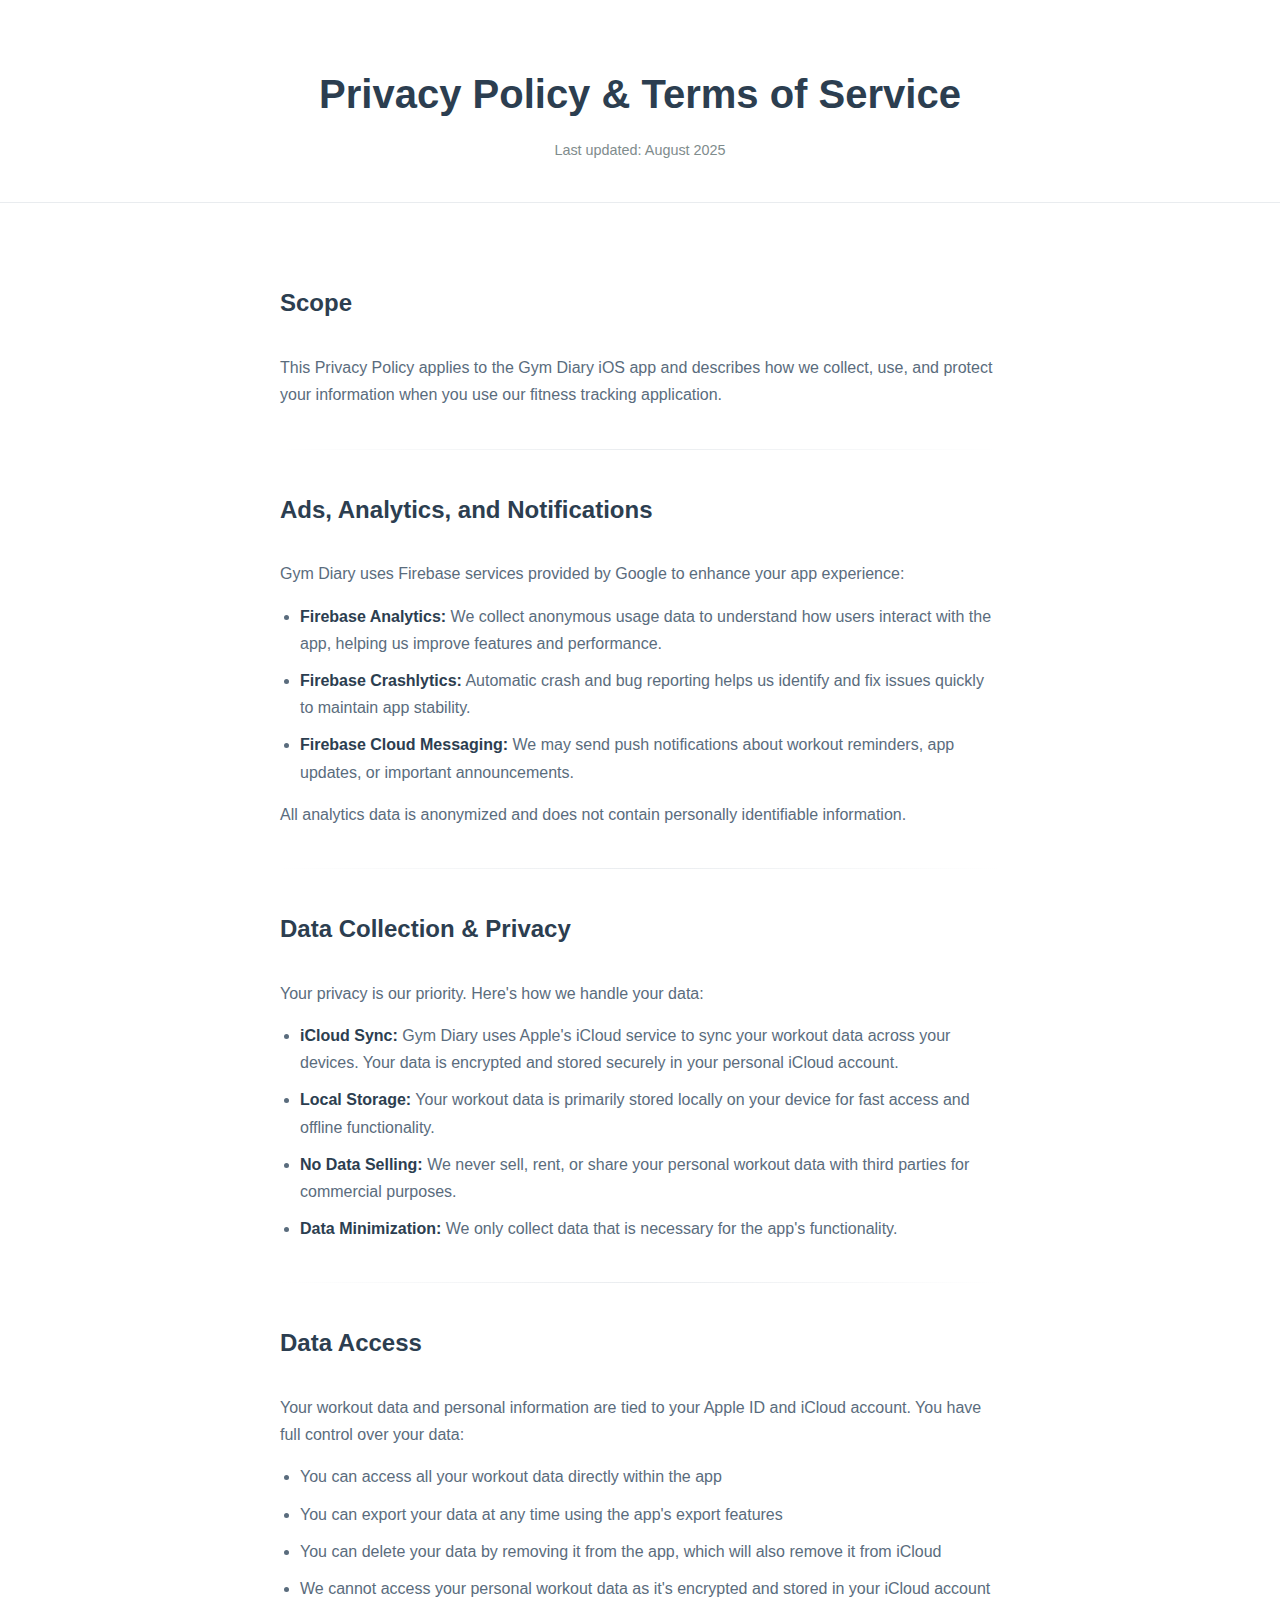
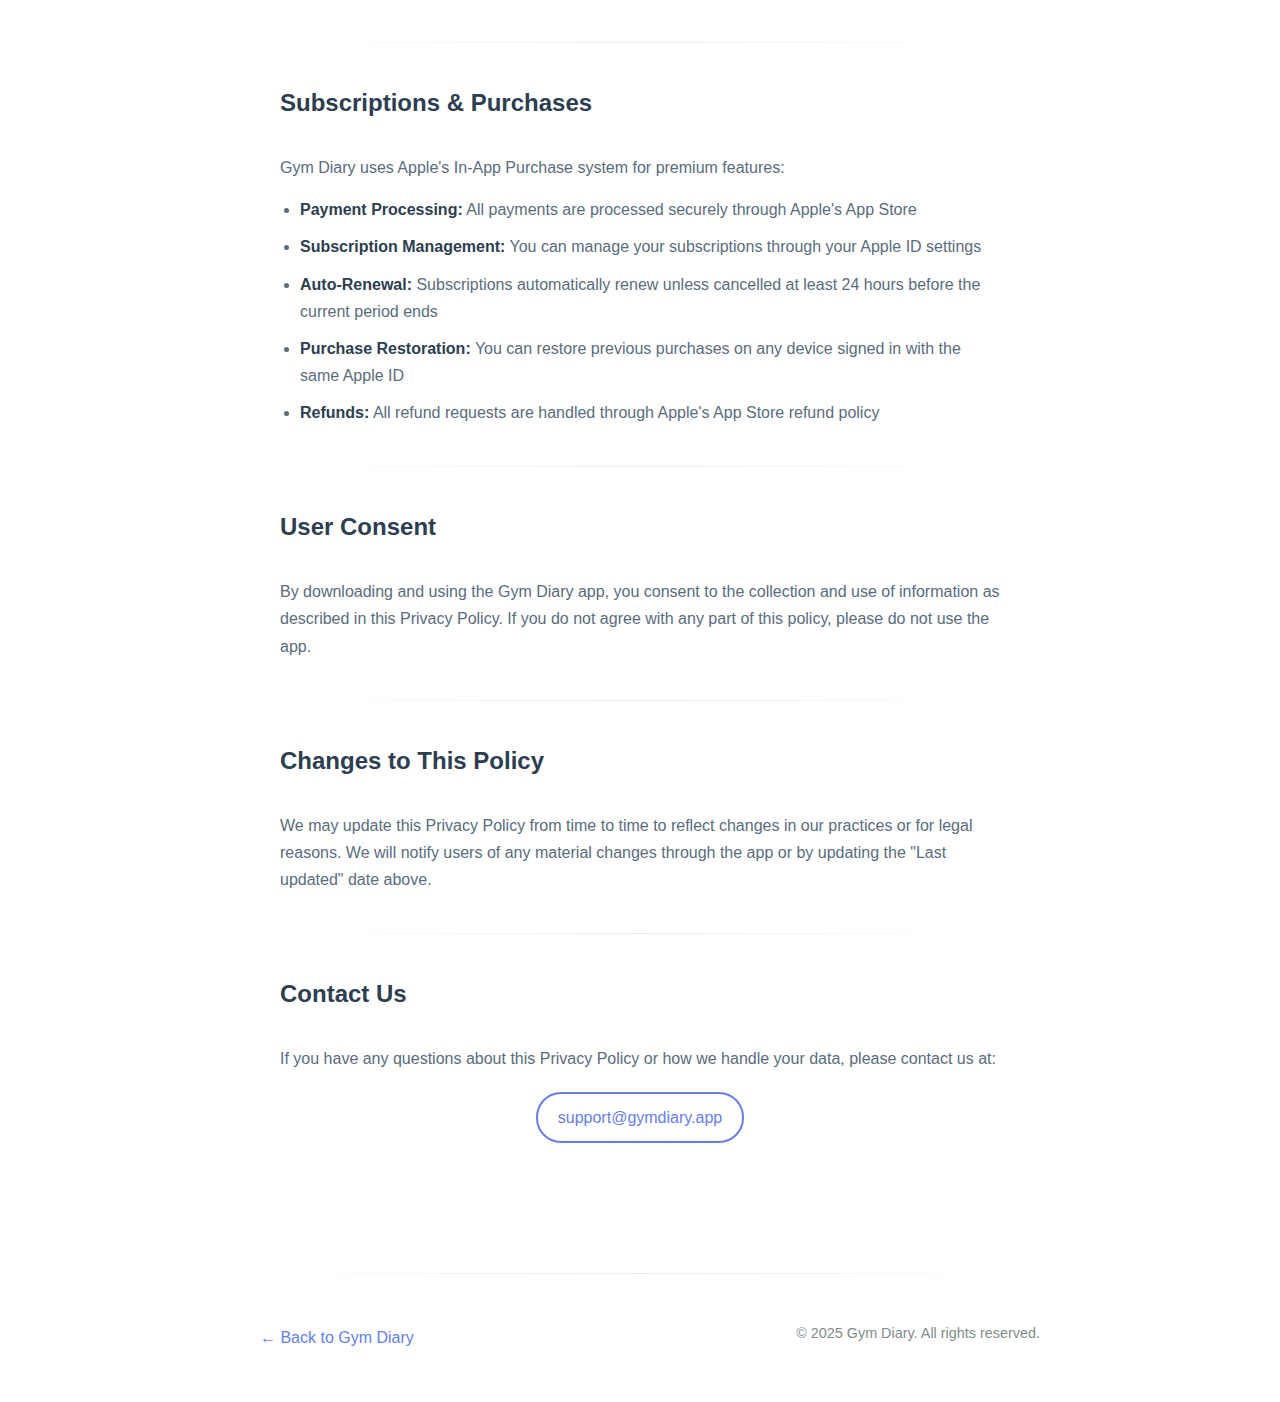
<file: privacy-policy.html>
<!DOCTYPE html>
<html lang="en">
<head>
    <meta charset="UTF-8">
    <meta name="viewport" content="width=device-width, initial-scale=1.0">
    <title>Privacy Policy - Gym Diary</title>
    <link rel="stylesheet" href="policy-styles.css">
    <script>
        // Initialize theme immediately to prevent flash
        (function() {
            const savedTheme = localStorage.getItem('theme') || 'light';
            document.documentElement.setAttribute('data-theme', savedTheme);
        })();
    </script>
</head>
<body>
    <div class="container">
        <header>
            <div class="header-content">
                <h1>Privacy Policy & Terms of Service</h1>
                <p class="last-updated">Last updated: August 2025</p>
            </div>
        </header>
        
        <main class="content">
            <section class="policy-section">
                <h2>Scope</h2>
                <p>This Privacy Policy applies to the Gym Diary iOS app and describes how we collect, use, and protect your information when you use our fitness tracking application.</p>
            </section>

            <hr class="section-divider">

            <section class="policy-section">
                <h2>Ads, Analytics, and Notifications</h2>
                <p>Gym Diary uses Firebase services provided by Google to enhance your app experience:</p>
                <ul>
                    <li><strong>Firebase Analytics:</strong> We collect anonymous usage data to understand how users interact with the app, helping us improve features and performance.</li>
                    <li><strong>Firebase Crashlytics:</strong> Automatic crash and bug reporting helps us identify and fix issues quickly to maintain app stability.</li>
                    <li><strong>Firebase Cloud Messaging:</strong> We may send push notifications about workout reminders, app updates, or important announcements.</li>
                </ul>
                <p>All analytics data is anonymized and does not contain personally identifiable information.</p>
            </section>

            <hr class="section-divider">

            <section class="policy-section">
                <h2>Data Collection & Privacy</h2>
                <p>Your privacy is our priority. Here's how we handle your data:</p>
                <ul>
                    <li><strong>iCloud Sync:</strong> Gym Diary uses Apple's iCloud service to sync your workout data across your devices. Your data is encrypted and stored securely in your personal iCloud account.</li>
                    <li><strong>Local Storage:</strong> Your workout data is primarily stored locally on your device for fast access and offline functionality.</li>
                    <li><strong>No Data Selling:</strong> We never sell, rent, or share your personal workout data with third parties for commercial purposes.</li>
                    <li><strong>Data Minimization:</strong> We only collect data that is necessary for the app's functionality.</li>
                </ul>
            </section>

            <hr class="section-divider">

            <section class="policy-section">
                <h2>Data Access</h2>
                <p>Your workout data and personal information are tied to your Apple ID and iCloud account. You have full control over your data:</p>
                <ul>
                    <li>You can access all your workout data directly within the app</li>
                    <li>You can export your data at any time using the app's export features</li>
                    <li>You can delete your data by removing it from the app, which will also remove it from iCloud</li>
                    <li>We cannot access your personal workout data as it's encrypted and stored in your iCloud account</li>
                </ul>
            </section>

            <hr class="section-divider">

            <section class="policy-section">
                <h2>Subscriptions & Purchases</h2>
                <p>Gym Diary uses Apple's In-App Purchase system for premium features:</p>
                <ul>
                    <li><strong>Payment Processing:</strong> All payments are processed securely through Apple's App Store</li>
                    <li><strong>Subscription Management:</strong> You can manage your subscriptions through your Apple ID settings</li>
                    <li><strong>Auto-Renewal:</strong> Subscriptions automatically renew unless cancelled at least 24 hours before the current period ends</li>
                    <li><strong>Purchase Restoration:</strong> You can restore previous purchases on any device signed in with the same Apple ID</li>
                    <li><strong>Refunds:</strong> All refund requests are handled through Apple's App Store refund policy</li>
                </ul>
            </section>

            <hr class="section-divider">

            <section class="policy-section">
                <h2>User Consent</h2>
                <p>By downloading and using the Gym Diary app, you consent to the collection and use of information as described in this Privacy Policy. If you do not agree with any part of this policy, please do not use the app.</p>
            </section>

            <hr class="section-divider">

            <section class="policy-section">
                <h2>Changes to This Policy</h2>
                <p>We may update this Privacy Policy from time to time to reflect changes in our practices or for legal reasons. We will notify users of any material changes through the app or by updating the "Last updated" date above.</p>
            </section>

            <hr class="section-divider">

            <section class="policy-section">
                <h2>Contact Us</h2>
                <p>If you have any questions about this Privacy Policy or how we handle your data, please contact us at:</p>
                <p class="contact-email">
                    <a href="mailto:support@gymdiary.app">support@gymdiary.app</a>
                </p>
            </section>
        </main>

        <div class="footer-divider"></div>

        <footer>
            <div class="footer-content">
                <div class="back-link-container">
                    <a href="index.html" class="back-link">← Back to Gym Diary</a>
                </div>
                <div class="footer-info">
                    <p>&copy; 2025 Gym Diary. All rights reserved.</p>
                </div>
            </div>
        </footer>
    </div>
</body>
</html>
</file>
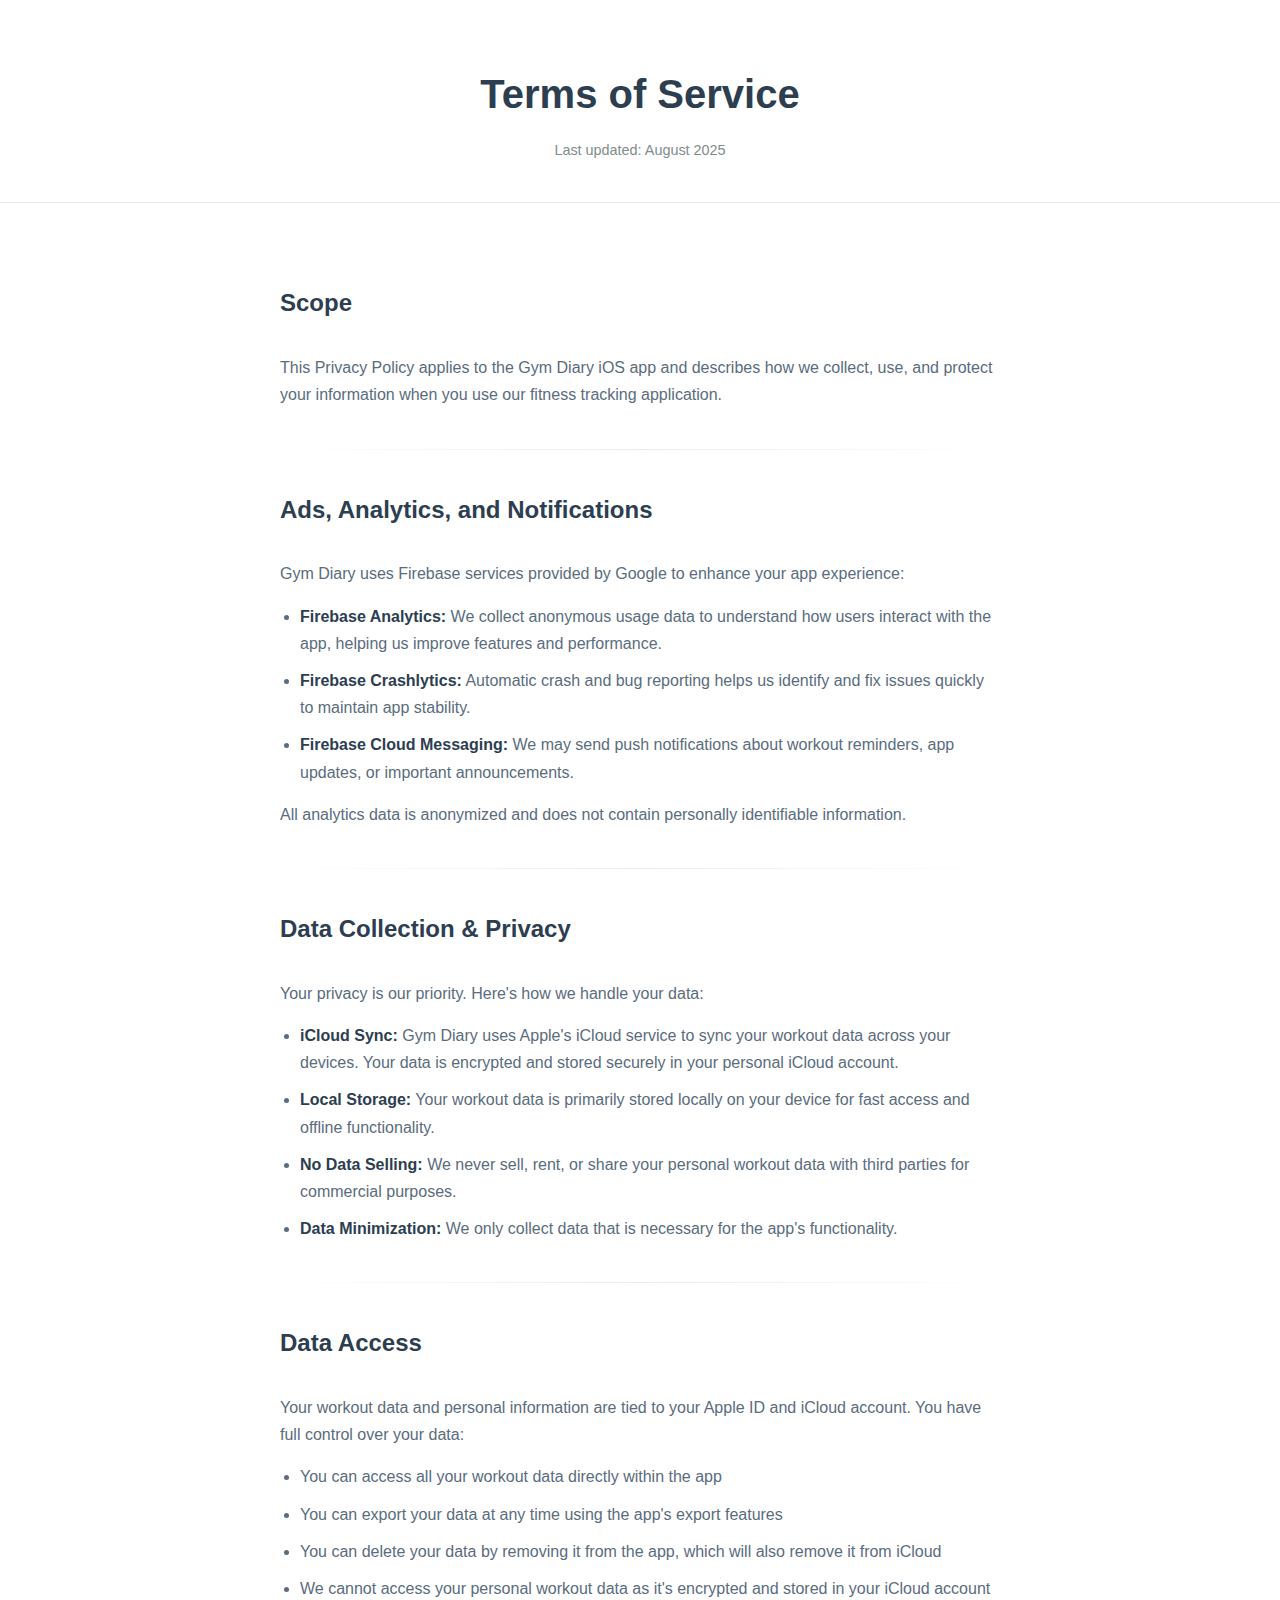
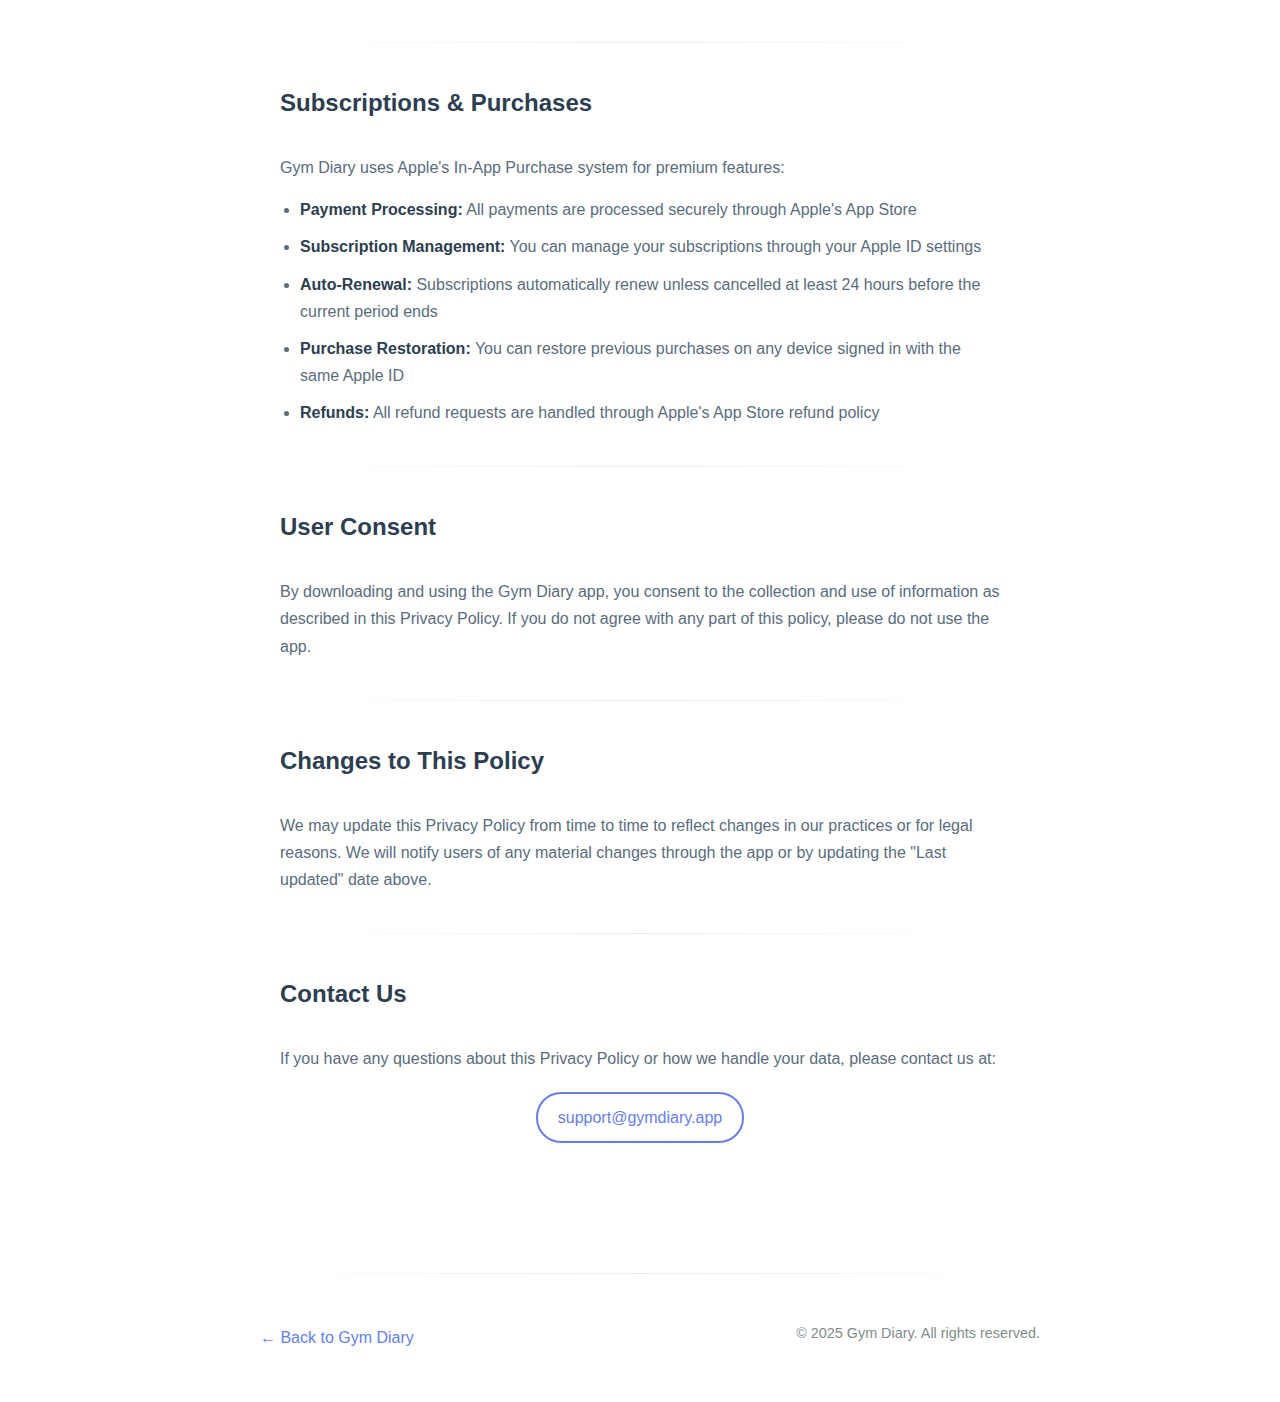
<file: terms-of-service.html>
<!DOCTYPE html>
<html lang="en">
<head>
    <meta charset="UTF-8">
    <meta name="viewport" content="width=device-width, initial-scale=1.0">
    <title>Terms of Service - Gym Diary</title>
    <link rel="stylesheet" href="policy-styles.css">
    <script>
        // Initialize theme immediately to prevent flash
        (function() {
            const savedTheme = localStorage.getItem('theme') || 'light';
            document.documentElement.setAttribute('data-theme', savedTheme);
        })();
    </script>
</head>
<body>
    <div class="container">
        <header>
            <div class="header-content">
                <h1>Terms of Service</h1>
                <p class="last-updated">Last updated: August 2025</p>
            </div>
        </header>
        
        <main class="content">
            <section class="policy-section">
                <h2>Scope</h2>
                <p>This Privacy Policy applies to the Gym Diary iOS app and describes how we collect, use, and protect your information when you use our fitness tracking application.</p>
            </section>

            <hr class="section-divider">

            <section class="policy-section">
                <h2>Ads, Analytics, and Notifications</h2>
                <p>Gym Diary uses Firebase services provided by Google to enhance your app experience:</p>
                <ul>
                    <li><strong>Firebase Analytics:</strong> We collect anonymous usage data to understand how users interact with the app, helping us improve features and performance.</li>
                    <li><strong>Firebase Crashlytics:</strong> Automatic crash and bug reporting helps us identify and fix issues quickly to maintain app stability.</li>
                    <li><strong>Firebase Cloud Messaging:</strong> We may send push notifications about workout reminders, app updates, or important announcements.</li>
                </ul>
                <p>All analytics data is anonymized and does not contain personally identifiable information.</p>
            </section>

            <hr class="section-divider">

            <section class="policy-section">
                <h2>Data Collection & Privacy</h2>
                <p>Your privacy is our priority. Here's how we handle your data:</p>
                <ul>
                    <li><strong>iCloud Sync:</strong> Gym Diary uses Apple's iCloud service to sync your workout data across your devices. Your data is encrypted and stored securely in your personal iCloud account.</li>
                    <li><strong>Local Storage:</strong> Your workout data is primarily stored locally on your device for fast access and offline functionality.</li>
                    <li><strong>No Data Selling:</strong> We never sell, rent, or share your personal workout data with third parties for commercial purposes.</li>
                    <li><strong>Data Minimization:</strong> We only collect data that is necessary for the app's functionality.</li>
                </ul>
            </section>

            <hr class="section-divider">

            <section class="policy-section">
                <h2>Data Access</h2>
                <p>Your workout data and personal information are tied to your Apple ID and iCloud account. You have full control over your data:</p>
                <ul>
                    <li>You can access all your workout data directly within the app</li>
                    <li>You can export your data at any time using the app's export features</li>
                    <li>You can delete your data by removing it from the app, which will also remove it from iCloud</li>
                    <li>We cannot access your personal workout data as it's encrypted and stored in your iCloud account</li>
                </ul>
            </section>

            <hr class="section-divider">

            <section class="policy-section">
                <h2>Subscriptions & Purchases</h2>
                <p>Gym Diary uses Apple's In-App Purchase system for premium features:</p>
                <ul>
                    <li><strong>Payment Processing:</strong> All payments are processed securely through Apple's App Store</li>
                    <li><strong>Subscription Management:</strong> You can manage your subscriptions through your Apple ID settings</li>
                    <li><strong>Auto-Renewal:</strong> Subscriptions automatically renew unless cancelled at least 24 hours before the current period ends</li>
                    <li><strong>Purchase Restoration:</strong> You can restore previous purchases on any device signed in with the same Apple ID</li>
                    <li><strong>Refunds:</strong> All refund requests are handled through Apple's App Store refund policy</li>
                </ul>
            </section>

            <hr class="section-divider">

            <section class="policy-section">
                <h2>User Consent</h2>
                <p>By downloading and using the Gym Diary app, you consent to the collection and use of information as described in this Privacy Policy. If you do not agree with any part of this policy, please do not use the app.</p>
            </section>

            <hr class="section-divider">

            <section class="policy-section">
                <h2>Changes to This Policy</h2>
                <p>We may update this Privacy Policy from time to time to reflect changes in our practices or for legal reasons. We will notify users of any material changes through the app or by updating the "Last updated" date above.</p>
            </section>

            <hr class="section-divider">

            <section class="policy-section">
                <h2>Contact Us</h2>
                <p>If you have any questions about this Privacy Policy or how we handle your data, please contact us at:</p>
                <p class="contact-email">
                    <a href="mailto:support@gymdiary.app">support@gymdiary.app</a>
                </p>
            </section>
        </main>

        <div class="footer-divider"></div>

        <footer>
            <div class="footer-content">
                <div class="back-link-container">
                    <a href="index.html" class="back-link">← Back to Gym Diary</a>
                </div>
                <div class="footer-info">
                    <p>&copy; 2025 Gym Diary. All rights reserved.</p>
                </div>
            </div>
        </footer>
    </div>
</body>
</html>
</file>
<file: policy-styles.css>
* {
    margin: 0;
    padding: 0;
    box-sizing: border-box;
}

body {
    font-family: -apple-system, BlinkMacSystemFont, 'Segoe UI', Roboto, Oxygen, Ubuntu, Cantarell, sans-serif;
    line-height: 1.7;
    color: #2c3e50;
    background: #f8f9fa;
}

.container {
    width: 100%;
    margin: 0 auto;
    background: white;
    min-height: 100vh;
}

header {
    background: transparent;
    color: #2c3e50;
    padding: 60px 40px 40px;
    text-align: center;
    width: 100%;
    border-bottom: 1px solid #e9ecef;
    margin-bottom: 40px;
}

.header-content h1 {
    font-size: 2.5rem;
    font-weight: 700;
    margin-bottom: 10px;
    color: #2c3e50;
}

.last-updated {
    color: #7f8c8d;
    font-size: 0.9rem;
    margin-top: 10px;
}

.content {
    padding: 40px;
    max-width: 800px;
    margin: 0 auto;
}

.policy-section {
    margin-bottom: 30px;
}

.policy-section h2 {
    color: #2c3e50;
    font-size: 1.5rem;
    font-weight: 600;
    margin-bottom: 20px;
    padding-bottom: 10px;
}

.policy-section p {
    color: #5a6c7d;
    margin-bottom: 15px;
    font-size: 1rem;
}

.policy-section ul {
    margin: 15px 0;
    padding-left: 20px;
}

.policy-section li {
    color: #5a6c7d;
    margin-bottom: 10px;
    font-size: 1rem;
}

.policy-section li strong {
    color: #2c3e50;
    font-weight: 600;
}

.section-divider {
    border: none;
    height: 1px;
    background: linear-gradient(90deg, transparent, #e9ecef, transparent);
    margin: 40px 0;
}

.contact-email {
    text-align: center;
    margin-top: 20px;
}

.contact-email a {
    color: #667eea;
    text-decoration: none;
    font-weight: 500;
    padding: 10px 20px;
    border: 2px solid #667eea;
    border-radius: 25px;
    display: inline-block;
    transition: all 0.2s ease;
}

.contact-email a:hover {
    background: #667eea;
    color: white;
    transform: translateY(-1px);
}

.footer-divider {
    height: 1px;
    background: linear-gradient(90deg, transparent, #e9ecef, transparent);
    margin: 60px auto 0;
    max-width: 800px;
}

footer {
    background: transparent;
    color: #5a6c7d;
    padding: 40px;
}

.footer-content {
    max-width: 800px;
    margin: 0 auto;
    display: flex;
    justify-content: space-between;
    align-items: center;
}

.back-link-container {
    flex-shrink: 0;
}

.back-link {
    color: #667eea;
    text-decoration: none;
    font-size: 1rem;
    display: inline-block;
    padding: 10px 20px;
    border-radius: 25px;
    transition: all 0.2s ease;
    font-weight: 500;
}

.back-link:hover {
    background: #f8f9fa;
    transform: translateY(-1px);
}

.footer-info {
    text-align: right;
    flex-grow: 1;
    margin-left: 30px;
}

.footer-info p {
    color: #7f8c8d;
    font-size: 0.9rem;
    margin-bottom: 10px;
}

.footer-links {
    display: flex;
    justify-content: flex-end;
    gap: 20px;
}

.footer-links a {
    color: #7f8c8d;
    text-decoration: none;
    font-size: 0.9rem;
    transition: color 0.2s ease;
}

.footer-links a:hover {
    color: #667eea;
}

/* Responsive Design */
@media (max-width: 768px) {
    .container {
        box-shadow: none;
    }
    
    header {
        padding: 30px 20px;
    }
    
    .header-content h1 {
        font-size: 2rem;
    }
    
    .content {
        padding: 30px 20px;
    }
    
    .policy-section h2 {
        font-size: 1.3rem;
    }
    
    footer {
        padding: 20px;
    }
    
    .footer-content {
        flex-direction: column;
        gap: 20px;
        align-items: center;
    }
    
    .footer-info {
        text-align: center;
        margin-left: 0;
    }
    
    .footer-links {
        justify-content: center;
        flex-wrap: wrap;
        gap: 15px;
    }
}

@media (max-width: 480px) {
    header {
        padding: 20px 15px;
    }
    
    .header-content h1 {
        font-size: 1.8rem;
    }
    
    .content {
        padding: 20px 15px;
    }
    
    .back-link {
        font-size: 0.9rem;
        padding: 8px 16px;
    }
}
</file>
